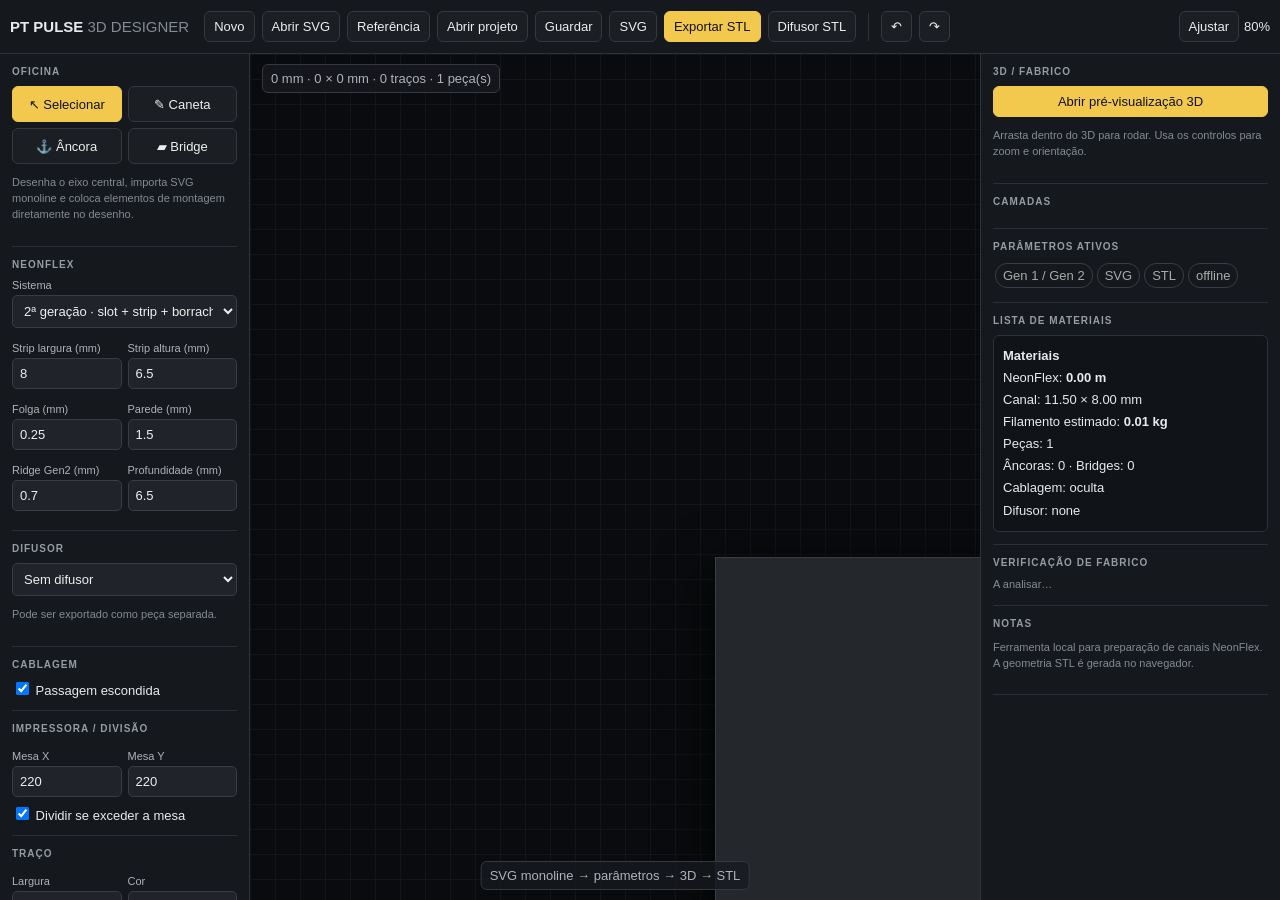
<file: index.html>
<!doctype html><html lang="pt-PT"><head><meta charset="utf-8"><meta name="viewport" content="width=device-width,initial-scale=1"><title>PT Pulse 3D Designer</title><style>
*{box-sizing:border-box}html,body{margin:0;height:100%;overflow:hidden;background:#0b0d10;color:#e9eaed;font:13px Arial,sans-serif}button,input,select{font:inherit}button{border:1px solid #343940;background:#1b1e23;color:#eee;border-radius:6px;padding:7px 9px;cursor:pointer}button:hover{background:#272b31}.active,.primary{background:#f2c94c;color:#101114;border-color:#f2c94c}.top{height:54px;background:#15181c;border-bottom:1px solid #30343a;display:flex;align-items:center;gap:7px;padding:0 10px}.logo{font-weight:800;font-size:15px;margin-right:8px}.logo span{font-weight:400;color:#858a92}.sep{width:1px;height:28px;background:#333;margin:0 5px}.layout{height:calc(100% - 54px);display:grid;grid-template-columns:250px minmax(400px,1fr) 300px}.left,.right{background:#15181c;overflow:auto;padding:12px}.left{border-right:1px solid #30343a}.right{border-left:1px solid #30343a}.group{border-bottom:1px solid #2b2f35;padding-bottom:12px;margin-bottom:12px}.group h3{font-size:10px;letter-spacing:1px;text-transform:uppercase;color:#969ca5;margin:0 0 9px}.grid2{display:grid;grid-template-columns:1fr 1fr;gap:6px}.tool{min-height:36px}.field{margin:7px 0}.field label{display:block;color:#aeb2b9;font-size:11px;margin-bottom:4px}.field input,.field select{width:100%;padding:7px;background:#20242a;color:#eee;border:1px solid #383d44;border-radius:5px}.muted{color:#858b94;font-size:11px;line-height:1.45}.status{color:#f2c94c;font-size:11px;margin-top:8px}.workspace{position:relative;background:#090b0e;overflow:hidden}.stage{position:absolute;inset:0;background-image:linear-gradient(#ffffff09 1px,transparent 1px),linear-gradient(90deg,#ffffff09 1px,transparent 1px);background-size:25px 25px}.board{position:absolute;inset:0;overflow:hidden;touch-action:none}.svgwrap{position:absolute;left:50%;top:50%;transform-origin:0 0;will-change:transform}.paper{filter:drop-shadow(0 18px 35px #000)}svg{display:block;background:#24282d;border:1px solid #3b4047}.ref{opacity:.4}.design path{cursor:pointer}.design path.selected{filter:drop-shadow(0 0 4px #f2c94c)}.nodes circle{fill:#f2c94c;stroke:#111;stroke-width:1;cursor:pointer}.hud{position:absolute;top:10px;left:12px;z-index:5;display:flex;gap:6px}.hud span,.bottom{background:#171a1fcc;border:1px solid #343941;border-radius:6px;padding:6px 8px;color:#aeb3bb}.bottom{position:absolute;bottom:10px;left:50%;transform:translateX(-50%);white-space:nowrap}.layer{background:#20242a;border:1px solid #30353b;border-radius:5px;padding:7px;margin-bottom:5px;cursor:pointer}.layer.sel{border-color:#f2c94c}.layer small{float:right;color:#888}.pill{display:inline-block;border:1px solid #393e45;border-radius:12px;padding:4px 7px;margin:2px;color:#aaa}.modal{display:none;position:fixed;inset:0;background:#000b;z-index:30;align-items:center;justify-content:center}.modal.open{display:flex}.modalcard{width:min(820px,94vw);max-height:94vh;overflow:auto;background:#181b20;border:1px solid #3b4047;border-radius:10px;padding:16px}.three{width:100%;height:430px;background:#080a0d;border:1px solid #343940;border-radius:7px}.material{background:#101318;border:1px solid #2d3239;border-radius:6px;padding:9px;line-height:1.7}.warn{color:#e6b84a}@media(max-width:900px){.layout{grid-template-columns:205px 1fr}.right{display:none}}@media(max-width:650px){.layout{grid-template-columns:1fr}.left{display:none}.top{overflow:auto}.bottom{display:none}}
</style></head><body><header class="top"><div class="logo">PT PULSE <span>3D DESIGNER</span></div><button id="new">Novo</button><button id="svgFileBtn">Abrir SVG</button><button id="imgFileBtn">Referência</button><button id="projectBtn">Abrir projeto</button><button id="save">Guardar</button><button id="svgExport">SVG</button><button id="stl" class="primary">Exportar STL</button><div class="sep"></div><button id="undo">↶</button><button id="redo">↷</button><div style="margin-left:auto;display:flex;gap:5px;align-items:center"><button id="fit">Ajustar</button><span id="zoom">100%</span></div><input id="svgFile" type="file" accept=".svg,image/svg+xml" hidden><input id="imgFile" type="file" accept="image/*" hidden><input id="projectFile" type="file" accept="application/json" hidden></header>
<div class="layout"><aside class="left"><div class="group"><h3>Oficina</h3><div class="grid2"><button data-tool="select" class="tool active">↖ Selecionar</button><button data-tool="pen" class="tool">✎ Caneta</button><button data-tool="anchor" class="tool">⚓ Âncora</button><button data-tool="bridge" class="tool">▰ Bridge</button></div><p class="muted">Desenha o eixo central, importa SVG monoline e coloca elementos de montagem diretamente no desenho.</p></div><div class="group"><h3>NeonFlex</h3><div class="field"><label>Sistema</label><select id="system"><option value="gen1">1ª geração · canal + difusor</option><option value="gen2" selected>2ª geração · slot + strip + borracha</option></select></div><div class="grid2"><div class="field"><label>Strip largura (mm)</label><input id="stripW" type="number" value="8" step=".1"></div><div class="field"><label>Strip altura (mm)</label><input id="stripH" type="number" value="6.5" step=".1"></div></div><div class="grid2"><div class="field"><label>Folga (mm)</label><input id="clearance" type="number" value=".25" step=".05"></div><div class="field"><label>Parede (mm)</label><input id="wall" type="number" value="1.5" step=".1"></div></div><div class="grid2"><div class="field"><label>Ridge Gen2 (mm)</label><input id="ridge" type="number" value=".7" step=".1"></div><div class="field"><label>Profundidade (mm)</label><input id="depth" type="number" value="6.5" step=".1"></div></div></div><div class="group"><h3>Difusor</h3><select id="diffuser" style="width:100%;padding:7px;background:#20242a;color:#eee;border:1px solid #383d44;border-radius:5px"><option value="none">Sem difusor</option><option value="internal">Interno</option><option value="external">Externo</option><option value="walls">Pelas paredes</option></select><p class="muted">Pode ser exportado como peça separada.</p></div><div class="group"><h3>Cablagem</h3><label><input id="wire" type="checkbox" checked> Passagem escondida</label></div><div class="group"><h3>Impressora / divisão</h3><div class="grid2"><div class="field"><label>Mesa X</label><input id="bedW" value="220" type="number"></div><div class="field"><label>Mesa Y</label><input id="bedD" value="220" type="number"></div></div><label><input id="split" type="checkbox" checked> Dividir se exceder a mesa</label></div><div class="group"><h3>Traço</h3><div class="grid2"><div class="field"><label>Largura</label><input id="width" value="8" type="number" step=".1"></div><div class="field"><label>Cor</label><input id="color" value="#ffffff" type="color"></div></div><button id="delete" style="width:100%">Apagar selecionado</button><button id="clear" style="width:100%;margin-top:6px">Limpar desenho</button></div><div class="group"><h3>Projeto</h3><div class="grid2"><div class="field"><label>Largura</label><input id="projectW" value="1000" type="number"></div><div class="field"><label>Altura</label><input id="projectH" value="700" type="number"></div></div><div id="status" class="status">Pronto — processamento local</div></div></aside>
<main class="workspace"><div class="stage"></div><div id="board" class="board"><div id="svgwrap" class="svgwrap"><div class="paper"><svg id="paperSvg" width="1000" height="700" viewBox="0 0 1000 700"><image id="reference" class="ref"></image><g id="design" class="design"></g><g id="nodes" class="nodes"></g></svg></div></div></div><div class="hud"><span id="stat">0 mm · 0 × 0 mm · 0 traços</span></div><div class="bottom">SVG monoline → parâmetros → 3D → STL</div></main>
<aside class="right"><div class="group"><h3>3D / Fabrico</h3><button class="primary" style="width:100%" onclick="$('#modal').classList.add('open');render3d()">Abrir pré-visualização 3D</button><p class="muted">Arrasta dentro do 3D para rodar. Usa os controlos para zoom e orientação.</p></div><div class="group"><h3>Camadas</h3><div id="layers"></div></div><div class="group"><h3>Parâmetros ativos</h3><span class="pill">Gen 1 / Gen 2</span><span class="pill">SVG</span><span class="pill">STL</span><span class="pill">offline</span></div><div class="group"><h3>Lista de materiais</h3><div id="material" class="material">Importa um desenho para calcular.</div></div><div class="group"><h3>Notas</h3><p class="muted">Ferramenta local para preparação de canais NeonFlex. A geometria STL é gerada no navegador.</p></div></aside></div>
<div id="modal" class="modal"><div class="modalcard"><div style="display:flex;align-items:center;margin-bottom:10px"><b>PT Pulse · Pré-visualização 3D</b><button style="margin-left:auto" onclick="$('#modal').classList.remove('open')">Fechar</button></div><canvas id="three" class="three"></canvas><div style="display:flex;gap:7px;margin-top:8px"><button onclick="state.neon=!state.neon;render3d()">Mostrar/Ocultar neon</button><button onclick="render3d()">Atualizar</button></div></div></div><script>const board=document.getElementById('board');const svgEl=document.getElementById('paperSvg');function resizeProject(){svgEl.setAttribute('width',document.getElementById('projectW').value);svgEl.setAttribute('height',document.getElementById('projectH').value);svgEl.setAttribute('viewBox',`0 0 ${document.getElementById('projectW').value} ${document.getElementById('projectH').value}`)}document.getElementById('projectW').addEventListener('change',resizeProject);document.getElementById('projectH').addEventListener('change',resizeProject);</script><script src="designer.js"></script><script src="workshop-upgrade.js"></script></body></html>
</file>
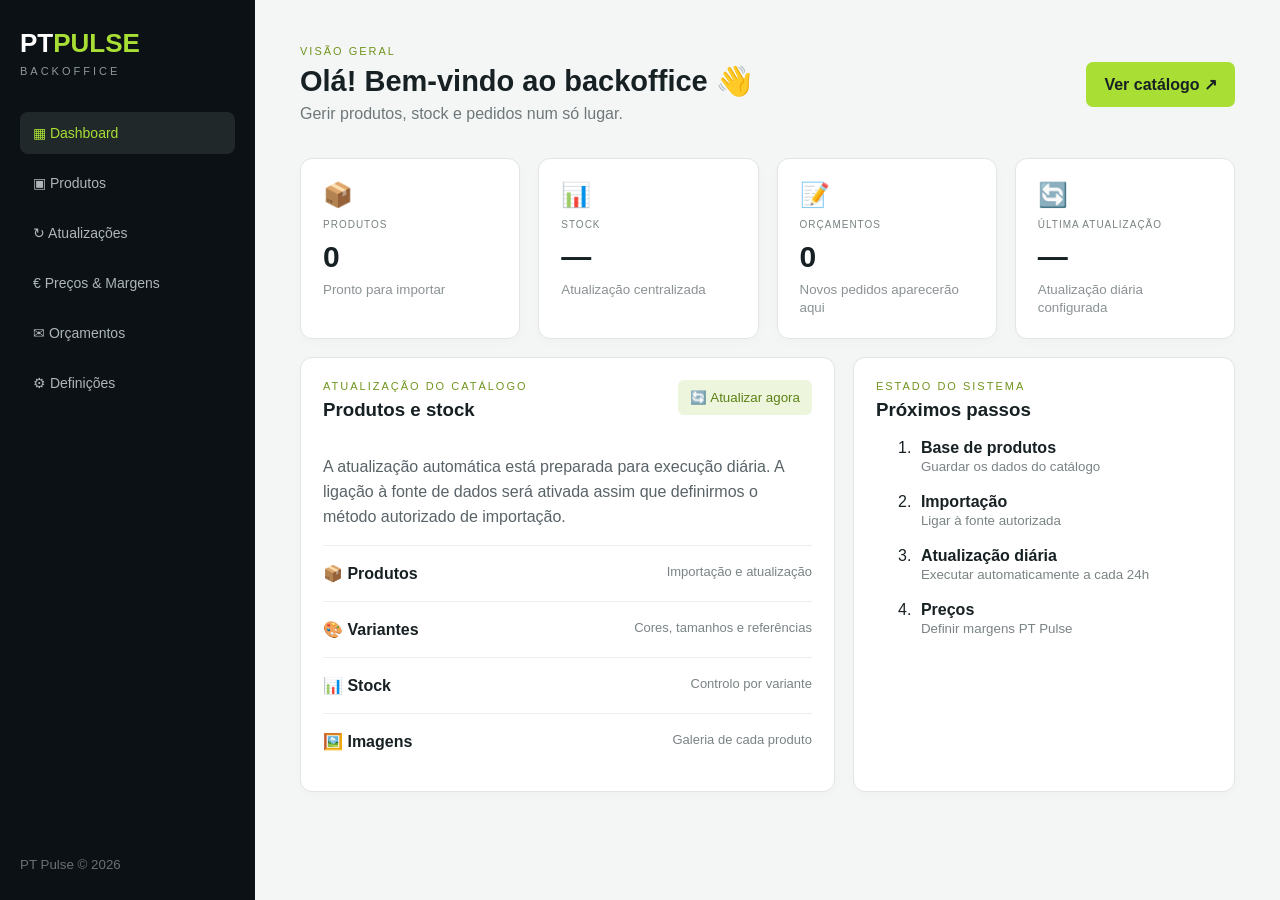
<file: admin.html>
<!doctype html><html lang="pt-PT"><head><meta charset="utf-8"><meta name="viewport" content="width=device-width,initial-scale=1"><title>PT Pulse Admin</title><link rel="stylesheet" href="admin.css"></head><body><aside><h1>PT<span>PULSE</span></h1><p>BACKOFFICE</p><nav><a class="active">▦ Dashboard</a><a>▣ Produtos</a><a>↻ Atualizações</a><a>€ Preços & Margens</a><a>✉ Orçamentos</a><a>⚙ Definições</a></nav><small>PT Pulse © 2026</small></aside><main><header><div><p class="eyebrow">VISÃO GERAL</p><h2>Olá! Bem-vindo ao backoffice 👋</h2><span>Gerir produtos, stock e pedidos num só lugar.</span></div><a href="/" target="_blank">Ver catálogo ↗</a></header><section class="stats"><article><i>📦</i><p>PRODUTOS</p><b id="products">0</b><small>Pronto para importar</small></article><article><i>📊</i><p>STOCK</p><b>—</b><small>Atualização centralizada</small></article><article><i>📝</i><p>ORÇAMENTOS</p><b>0</b><small>Novos pedidos aparecerão aqui</small></article><article><i>🔄</i><p>ÚLTIMA ATUALIZAÇÃO</p><b id="last">—</b><small>Atualização diária configurada</small></article></section><section class="grid"><article class="panel"><div class="panelhead"><div><p class="eyebrow">ATUALIZAÇÃO DO CATÁLOGO</p><h3>Produtos e stock</h3></div><button id="sync">🔄 Atualizar agora</button></div><p class="synctext">A atualização automática está preparada para execução diária. A ligação à fonte de dados será ativada assim que definirmos o método autorizado de importação.</p><div class="item"><b>📦 Produtos</b><span>Importação e atualização</span></div><div class="item"><b>🎨 Variantes</b><span>Cores, tamanhos e referências</span></div><div class="item"><b>📊 Stock</b><span>Controlo por variante</span></div><div class="item"><b>🖼️ Imagens</b><span>Galeria de cada produto</span></div></article><article class="panel"><p class="eyebrow">ESTADO DO SISTEMA</p><h3>Próximos passos</h3><ol><li><b>Base de produtos</b><br><small>Guardar os dados do catálogo</small></li><li><b>Importação</b><br><small>Ligar à fonte autorizada</small></li><li><b>Atualização diária</b><br><small>Executar automaticamente a cada 24h</small></li><li><b>Preços</b><br><small>Definir margens PT Pulse</small></li></ol></article></section></main><script>const b=document.getElementById('sync'),l=document.getElementById('last');b.onclick=()=>{b.disabled=true;b.textContent='⏳ A preparar...';setTimeout(()=>{l.textContent='Agora';b.textContent='✓ Pedido registado';},700)}</script></body></html>
</file>
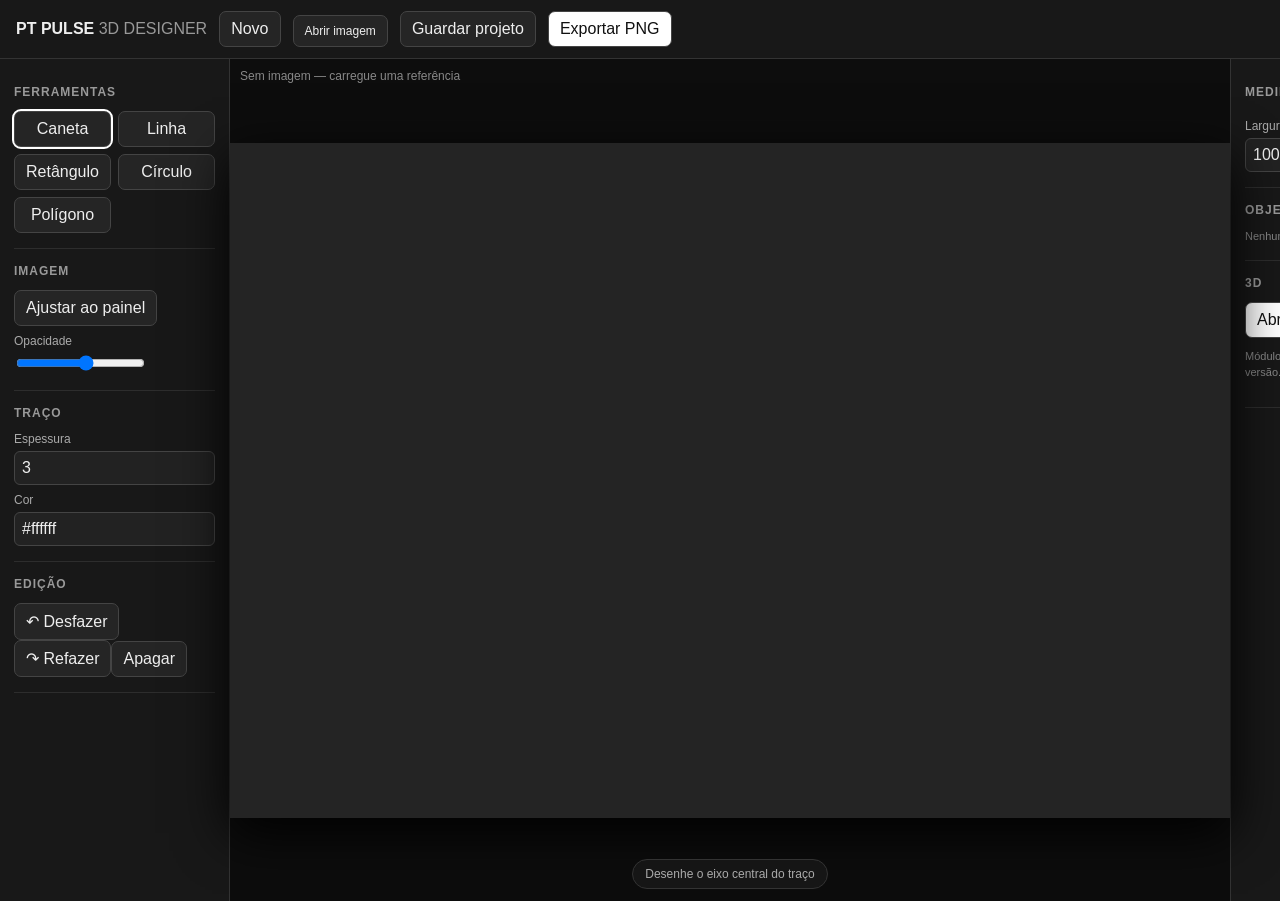
<file: designer.html>
<!doctype html><html lang="pt"><head><meta charset="utf-8"><meta name="viewport" content="width=device-width,initial-scale=1"><title>PT Pulse 3D Designer</title><style>body{margin:0;background:#111;color:#eee;font-family:Arial,sans-serif}header{height:58px;background:#181818;border-bottom:1px solid #333;display:flex;align-items:center;gap:12px;padding:0 16px}.logo{font-weight:800}.logo span{color:#999;font-weight:400}button,input{font:inherit}button{background:#252525;color:#eee;border:1px solid #444;border-radius:7px;padding:8px 11px;cursor:pointer}.primary{background:#fff;color:#111}#file{display:none}.layout{height:calc(100vh - 58px);display:grid;grid-template-columns:230px 1fr 260px}aside{background:#181818;padding:14px;border-right:1px solid #333;overflow:auto}.right{border-right:0;border-left:1px solid #333}h3{font-size:12px;color:#999;text-transform:uppercase;letter-spacing:1px}.tools{display:grid;grid-template-columns:1fr 1fr;gap:7px}.active{outline:2px solid #fff}.group{border-bottom:1px solid #2d2d2d;padding-bottom:15px;margin-bottom:15px}label{font-size:12px;color:#aaa;display:block;margin:8px 0 5px}input[type=number],input[type=text]{width:100%;background:#222;color:#eee;border:1px solid #444;border-radius:6px;padding:7px;box-sizing:border-box}.workspace{position:relative;background:#0d0d0d;display:flex;align-items:center;justify-content:center}canvas{background:#242424;width:min(80vw,1000px);height:min(75vh,680px);touch-action:none;box-shadow:0 15px 50px #000}.status{position:absolute;top:10px;left:10px;color:#888;font-size:12px}.hint{position:absolute;bottom:12px;background:#181818dd;border:1px solid #333;border-radius:20px;padding:7px 12px;color:#aaa;font-size:12px}.row{display:flex;gap:7px}.row>div{flex:1}.small{font-size:11px;color:#888;line-height:1.45}</style></head><body><header><div class="logo">PT PULSE <span>3D DESIGNER</span></div><button onclick="location.reload()">Novo</button><label for="file"><button onclick="file.click()">Abrir imagem</button></label><input id="file" type="file" accept="image/png,image/jpeg,image/webp"><button onclick="saveProject()">Guardar projeto</button><button class="primary" onclick="exportPNG()">Exportar PNG</button></header><div class="layout"><aside><div class="group"><h3>Ferramentas</h3><div class="tools"><button class="active" data-tool="pen">Caneta</button><button data-tool="line">Linha</button><button data-tool="rect">Retângulo</button><button data-tool="circle">Círculo</button><button data-tool="poly">Polígono</button></div></div><div class="group"><h3>Imagem</h3><button onclick="fitImage()">Ajustar ao painel</button><label>Opacidade</label><input id="opacity" type="range" min="0" max="100" value="55"></div><div class="group"><h3>Traço</h3><label>Espessura</label><input id="stroke" type="number" value="3" min="1" max="50"><label>Cor</label><input id="strokeColor" type="text" value="#ffffff"></div><div class="group"><h3>Edição</h3><button onclick="undo()">↶ Desfazer</button> <button onclick="redo()">↷ Refazer</button><button onclick="clearDraw()">Apagar</button></div></aside><main class="workspace"><canvas id="canvas" width="1400" height="900"></canvas><div id="status" class="status">Sem imagem — carregue uma referência</div><div class="hint">Desenhe o eixo central do traço</div></main><aside class="right"><div class="group"><h3>Medidas</h3><div class="row"><div><label>Largura mm</label><input id="mmW" type="number" value="1000"></div><div><label>Altura mm</label><input id="mmH" type="number" value="700"></div></div></div><div class="group"><h3>Objetos</h3><div id="objects" class="small">Nenhum objeto.</div></div><div class="group"><h3>3D</h3><button class="primary" onclick="preview3d()">Abrir pré-visualização 3D</button><p class="small">Módulo 3D será acrescentado na próxima versão.</p></div></aside></div><script>const c=document.getElementById('canvas'),ctx=c.getContext('2d');let bg=null,opacity=.55,tool='pen',down=false,start=null,cur=null,objects=[],hist=[],future=[];const $=id=>document.getElementById(id);function snap(){hist.push(JSON.stringify(objects));future=[]}function pos(e){let r=c.getBoundingClientRect();return{x:(e.clientX-r.left)*c.width/r.width,y:(e.clientY-r.top)*c.height/r.height}}function draw(o){ctx.save();ctx.strokeStyle=o.color||'#fff';ctx.lineWidth=o.width||3;ctx.lineCap='round';ctx.lineJoin='round';ctx.beginPath();if(o.type==='line'){ctx.moveTo(o.x1,o.y1);ctx.lineTo(o.x2,o.y2)}if(o.type==='rect')ctx.rect(o.x,o.y,o.w,o.h);if(o.type==='circle')ctx.arc(o.cx,o.cy,o.r,0,Math.PI*2);if(o.type==='path')o.pts.forEach((p,i)=>i?ctx.lineTo(p.x,p.y):ctx.moveTo(p.x,p.y));if(o.type==='poly'){o.pts.forEach((p,i)=>i?ctx.lineTo(p.x,p.y):ctx.moveTo(p.x,p.y));ctx.closePath()}ctx.stroke();ctx.restore()}function redraw(){ctx.clearRect(0,0,c.width,c.height);ctx.fillStyle='#242424';ctx.fillRect(0,0,c.width,c.height);if(bg){ctx.globalAlpha=opacity;let s=Math.min(c.width/bg.width,c.height/bg.height),w=bg.width*s,h=bg.height*s;ctx.drawImage(bg,(c.width-w)/2,(c.height-h)/2,w,h);ctx.globalAlpha=1}objects.forEach(draw);if(down&&start&&cur&&tool!=='pen'){let p=cur;ctx.save();ctx.strokeStyle=$('strokeColor').value;ctx.lineWidth=+$('stroke').value;ctx.beginPath();if(tool==='line'){ctx.moveTo(start.x,start.y);ctx.lineTo(p.x,p.y)}else if(tool==='rect')ctx.rect(start.x,start.y,p.x-start.x,p.y-start.y);else if(tool==='circle')ctx.arc(start.x,start.y,Math.hypot(p.x-start.x,p.y-start.y),0,Math.PI*2);ctx.stroke();ctx.restore()}$('objects').innerHTML=objects.length?objects.map((o,i)=>(i+1)+'. '+o.type).join('<br>'):'Nenhum objeto.'}c.onpointerdown=e=>{start=cur=pos(e);down=true;if(tool==='pen'){snap();objects.push({type:'path',pts:[start],color:$('strokeColor').value,width:+$('stroke').value})}};c.onpointermove=e=>{if(!down)return;cur=pos(e);if(tool==='pen')objects.at(-1).pts.push(cur);redraw()};c.onpointerup=e=>{if(!down)return;let p=pos(e);down=false;if(tool==='line')objects.push({type:'line',x1:start.x,y1:start.y,x2:p.x,y2:p.y,color:$('strokeColor').value,width:+$('stroke').value});if(tool==='rect')objects.push({type:'rect',x:start.x,y:start.y,w:p.x-start.x,h:p.y-start.y,color:$('strokeColor').value,width:+$('stroke').value});if(tool==='circle')objects.push({type:'circle',cx:start.x,cy:start.y,r:Math.hypot(p.x-start.x,p.y-start.y),color:$('strokeColor').value,width:+$('stroke').value});redraw()};document.querySelectorAll('[data-tool]').forEach(b=>b.onclick=()=>{tool=b.dataset.tool;document.querySelectorAll('[data-tool]').forEach(x=>x.classList.remove('active'));b.classList.add('active')});$('opacity').oninput=e=>{opacity=e.target.value/100;redraw()};$('file').onchange=e=>{let f=e.target.files[0];if(!f)return;let im=new Image();im.onload=()=>{bg=im;$('status').textContent=f.name;redraw()};im.src=URL.createObjectURL(f)};function undo(){if(hist.length){future.push(JSON.stringify(objects));objects=JSON.parse(hist.pop());redraw()}}function redo(){if(future.length){hist.push(JSON.stringify(objects));objects=JSON.parse(future.pop());redraw()}}function clearDraw(){if(objects.length){snap();objects=[];redraw()}}function fitImage(){redraw()}function saveProject(){let a=document.createElement('a');a.href=URL.createObjectURL(new Blob([JSON.stringify({version:1,mmW:+$('mmW').value,mmH:+$('mmH').value,objects},null,2)],{type:'application/json'}));a.download='pt-pulse-projeto.json';a.click()}function exportPNG(){let a=document.createElement('a');a.href=c.toDataURL('image/png');a.download='pt-pulse-desenho.png';a.click()}function preview3d(){alert('Pré-visualização 3D — módulo em desenvolvimento.')}redraw();</script></body></html>
</file>
<file: admin.css>
*{box-sizing:border-box}body{margin:0;font-family:Arial,sans-serif;background:#f4f6f5;color:#172023;display:flex}aside{width:255px;background:#0b1114;color:white;min-height:100vh;padding:28px 20px;display:flex;flex-direction:column;flex-shrink:0}aside h1{margin:0;font-size:26px}aside h1 span{color:#a9df35}aside>p{font-size:11px;letter-spacing:3px;color:#8d989b;margin:6px 0 35px}aside nav{display:grid;gap:8px}aside nav a{padding:13px;border-radius:8px;color:#aeb6b8;font-size:14px;text-decoration:none;white-space:nowrap}.active,aside nav a:hover{background:#20282a;color:#a9df35}aside small{margin-top:auto;color:#687174}main{flex:1;padding:45px;max-width:1400px;min-width:0}header{display:flex;justify-content:space-between;align-items:center;gap:20px;margin-bottom:35px}.eyebrow{font-size:11px;letter-spacing:2px;color:#71951f;margin:0}h2{margin:7px 0;font-size:29px}header span{color:#6e777a}header a{background:#a9df35;color:#172023;padding:13px 18px;border-radius:7px;text-decoration:none;font-weight:bold;white-space:nowrap}.stats{display:grid;grid-template-columns:repeat(4,minmax(0,1fr));gap:18px}.stats article,.panel{background:white;border:1px solid #e1e5e3;border-radius:12px;padding:22px;box-shadow:0 4px 12px #00000005}.stats i{font-style:normal;font-size:24px}.stats p{font-size:10px;letter-spacing:1px;color:#788083}.stats b{font-size:30px;display:block;margin-bottom:6px}.stats small{color:#8a9294}.grid{display:grid;grid-template-columns:minmax(0,1.4fr) minmax(0,1fr);gap:18px;margin-top:18px}.panel h3{margin:7px 0 18px}.panelhead{display:flex;justify-content:space-between;align-items:start;gap:12px}.panel button{border:0;background:#eef5dd;color:#5c8114;padding:10px 12px;border-radius:6px}.synctext{line-height:1.55;color:#596367}.item{display:flex;justify-content:space-between;gap:20px;padding:18px 0;border-top:1px solid #eee}.item span{color:#7a8385;font-size:13px;text-align:right}li{margin:18px 0;padding-left:5px}li small{color:#7a8385}
@media(max-width:950px){aside{width:210px}main{padding:28px}.stats{grid-template-columns:repeat(2,1fr)}.grid{grid-template-columns:1fr}}
@media(max-width:700px){
 body{display:block}
 aside{width:100%;min-height:0;padding:16px;background:#0b1114}
 aside h1{font-size:23px}
 aside>p{margin:4px 0 14px}
 aside nav{display:flex;overflow-x:auto;gap:8px;padding-bottom:2px}
 aside nav a{display:block;font-size:13px;padding:10px 12px}
 aside small{display:none}
 main{padding:20px 14px;max-width:none}
 header{align-items:flex-start;margin-bottom:22px}
 header h2{font-size:23px;line-height:1.2}
 header span{font-size:13px;display:block;line-height:1.45}
 header a{padding:10px 12px;font-size:12px}
 .stats{grid-template-columns:1fr 1fr;gap:10px}
 .stats article,.panel{padding:16px;border-radius:10px}
 .stats b{font-size:25px}.stats small{font-size:11px}
 .grid{gap:10px;margin-top:10px}
 .panelhead{display:block}.panelhead button{width:100%;margin-top:12px}
 .item{display:block;padding:14px 0}.item span{text-align:left;display:block;margin-top:5px}
}
@media(max-width:390px){.stats{grid-template-columns:1fr}header{display:block}header a{display:inline-block;margin-top:12px;width:100%;text-align:center}}
</file>
